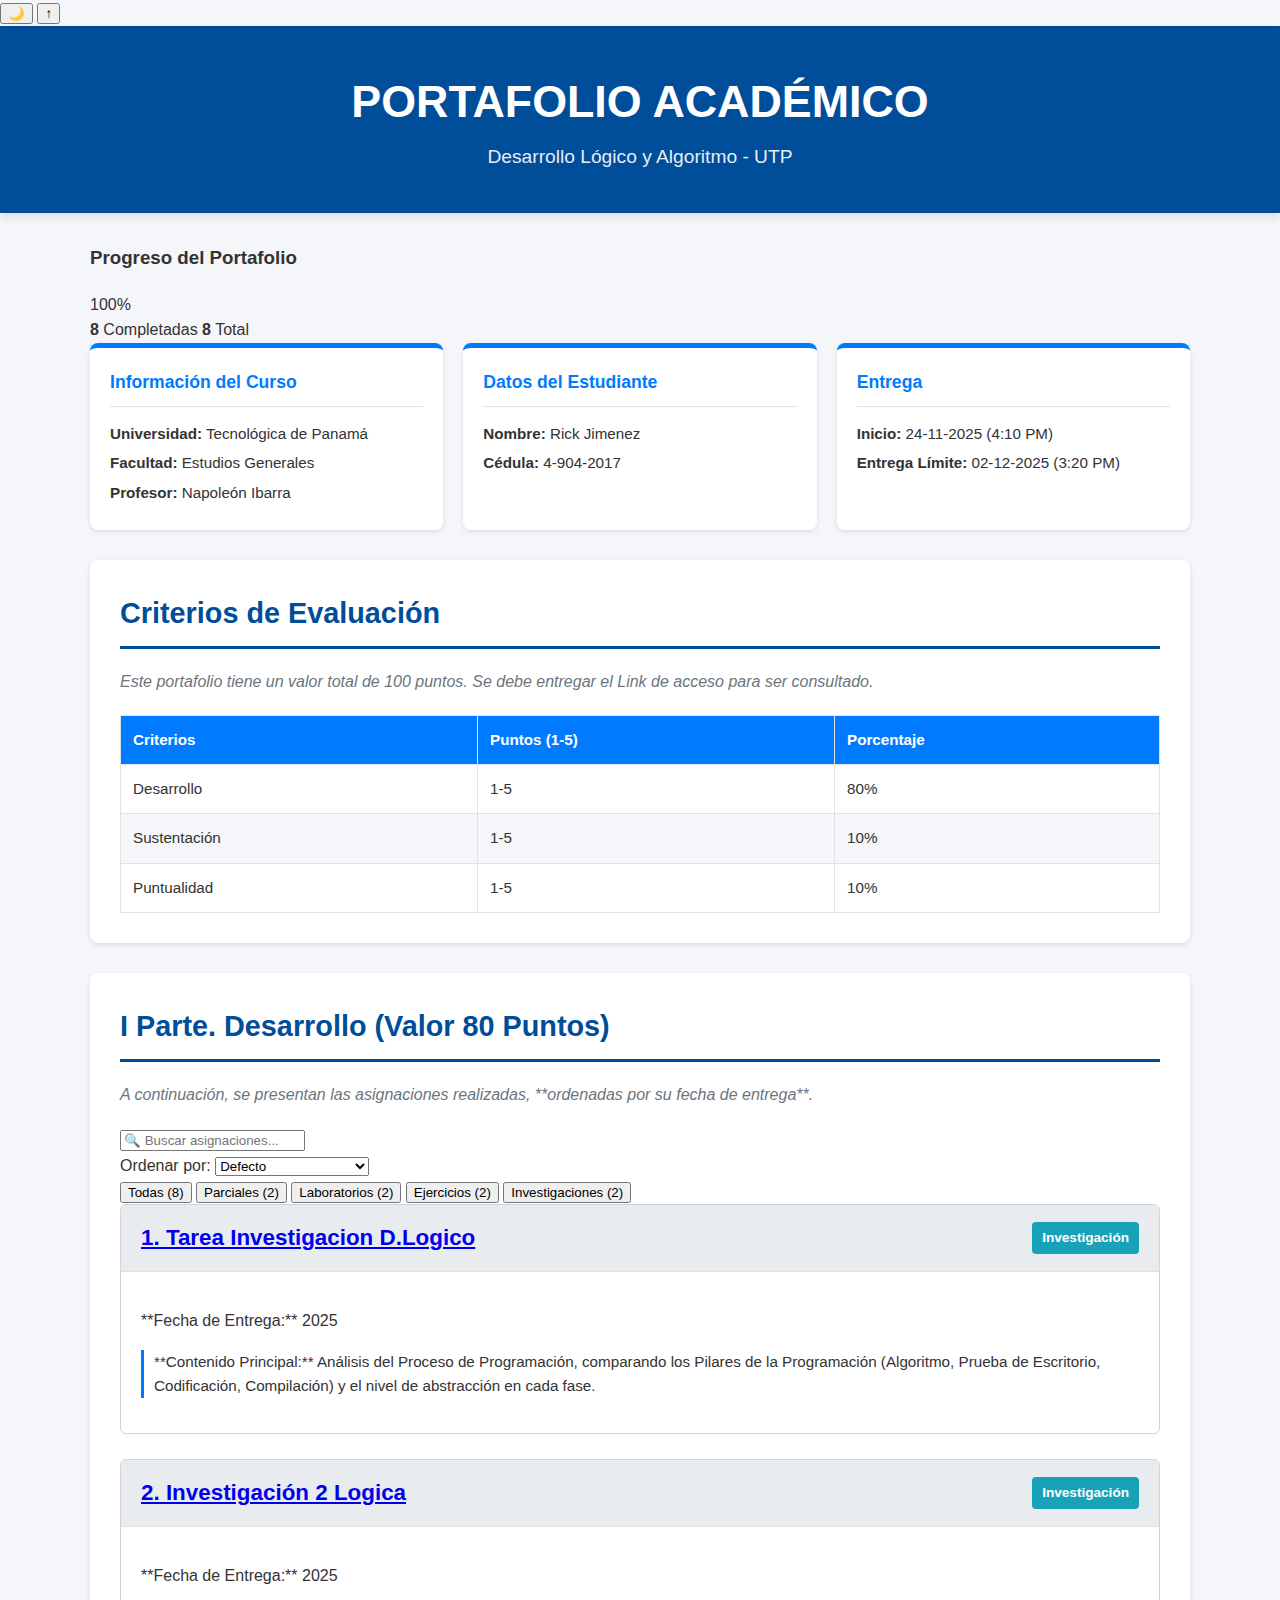
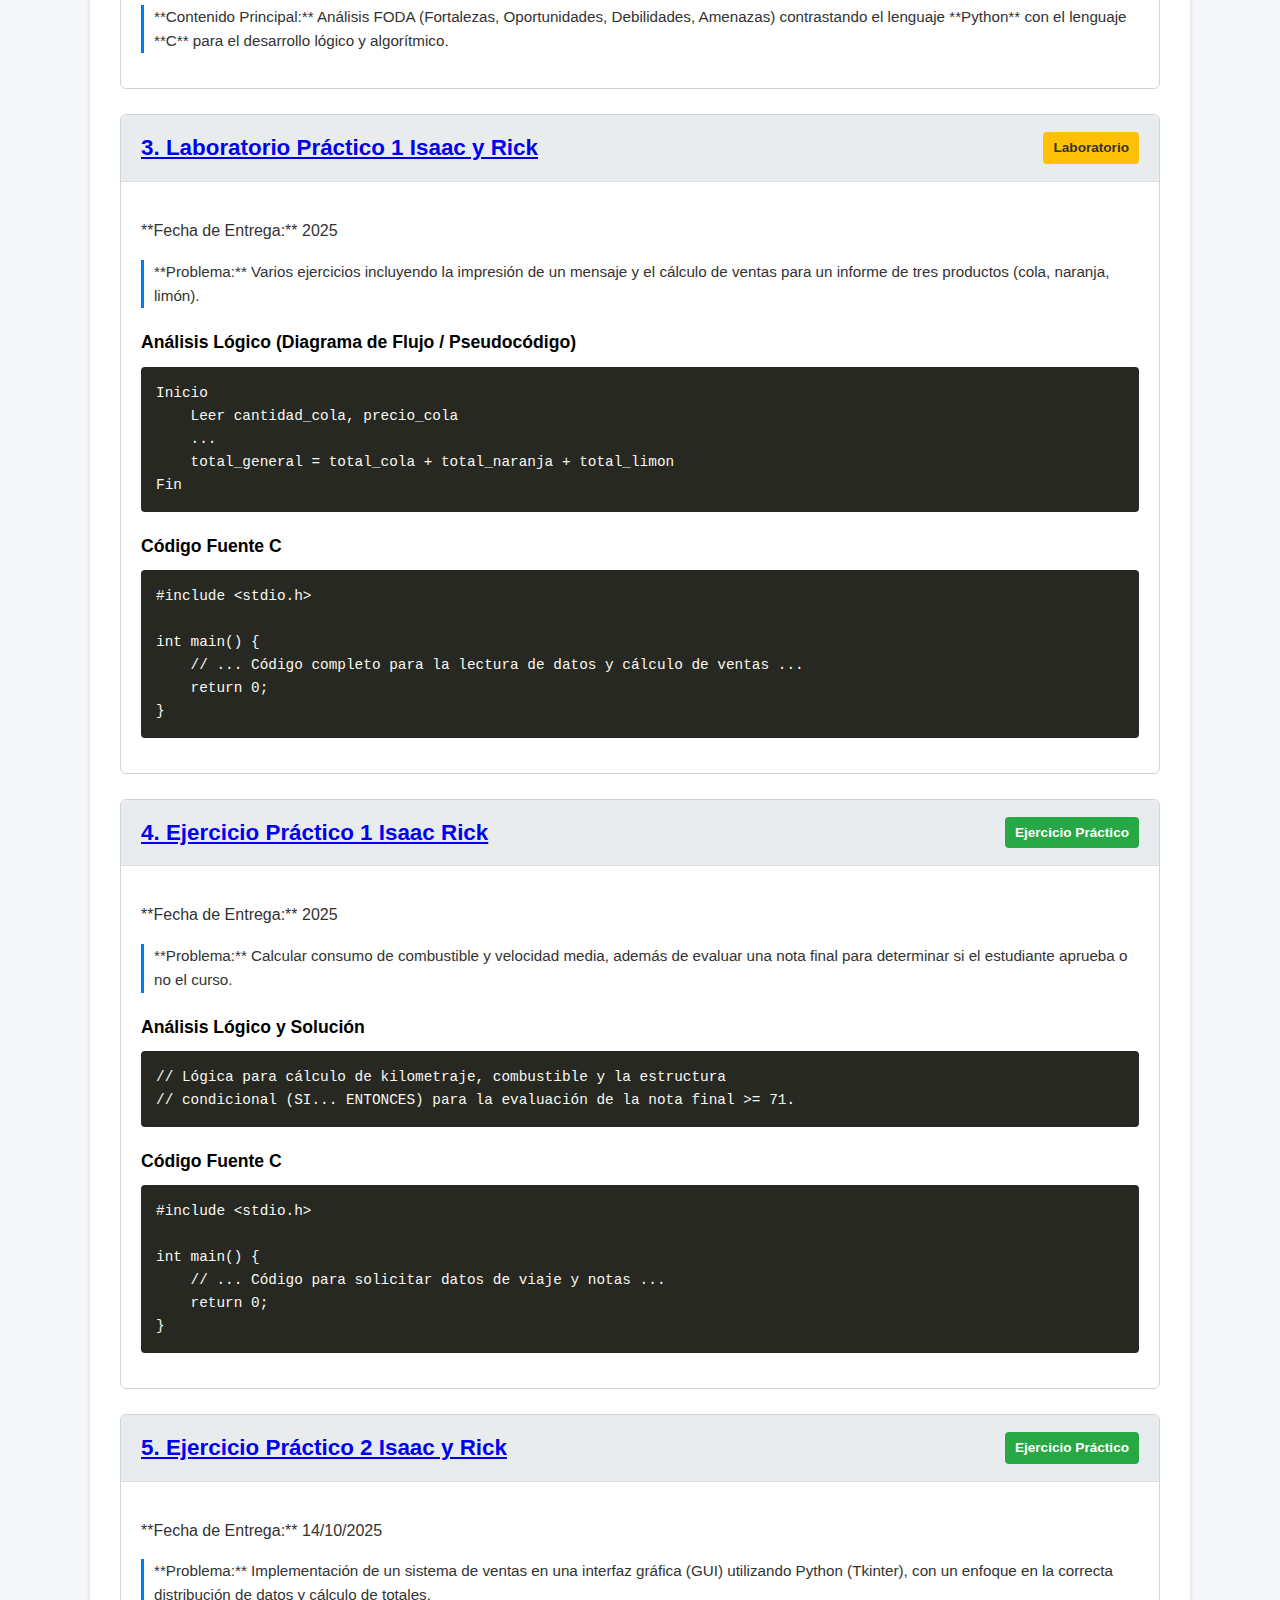
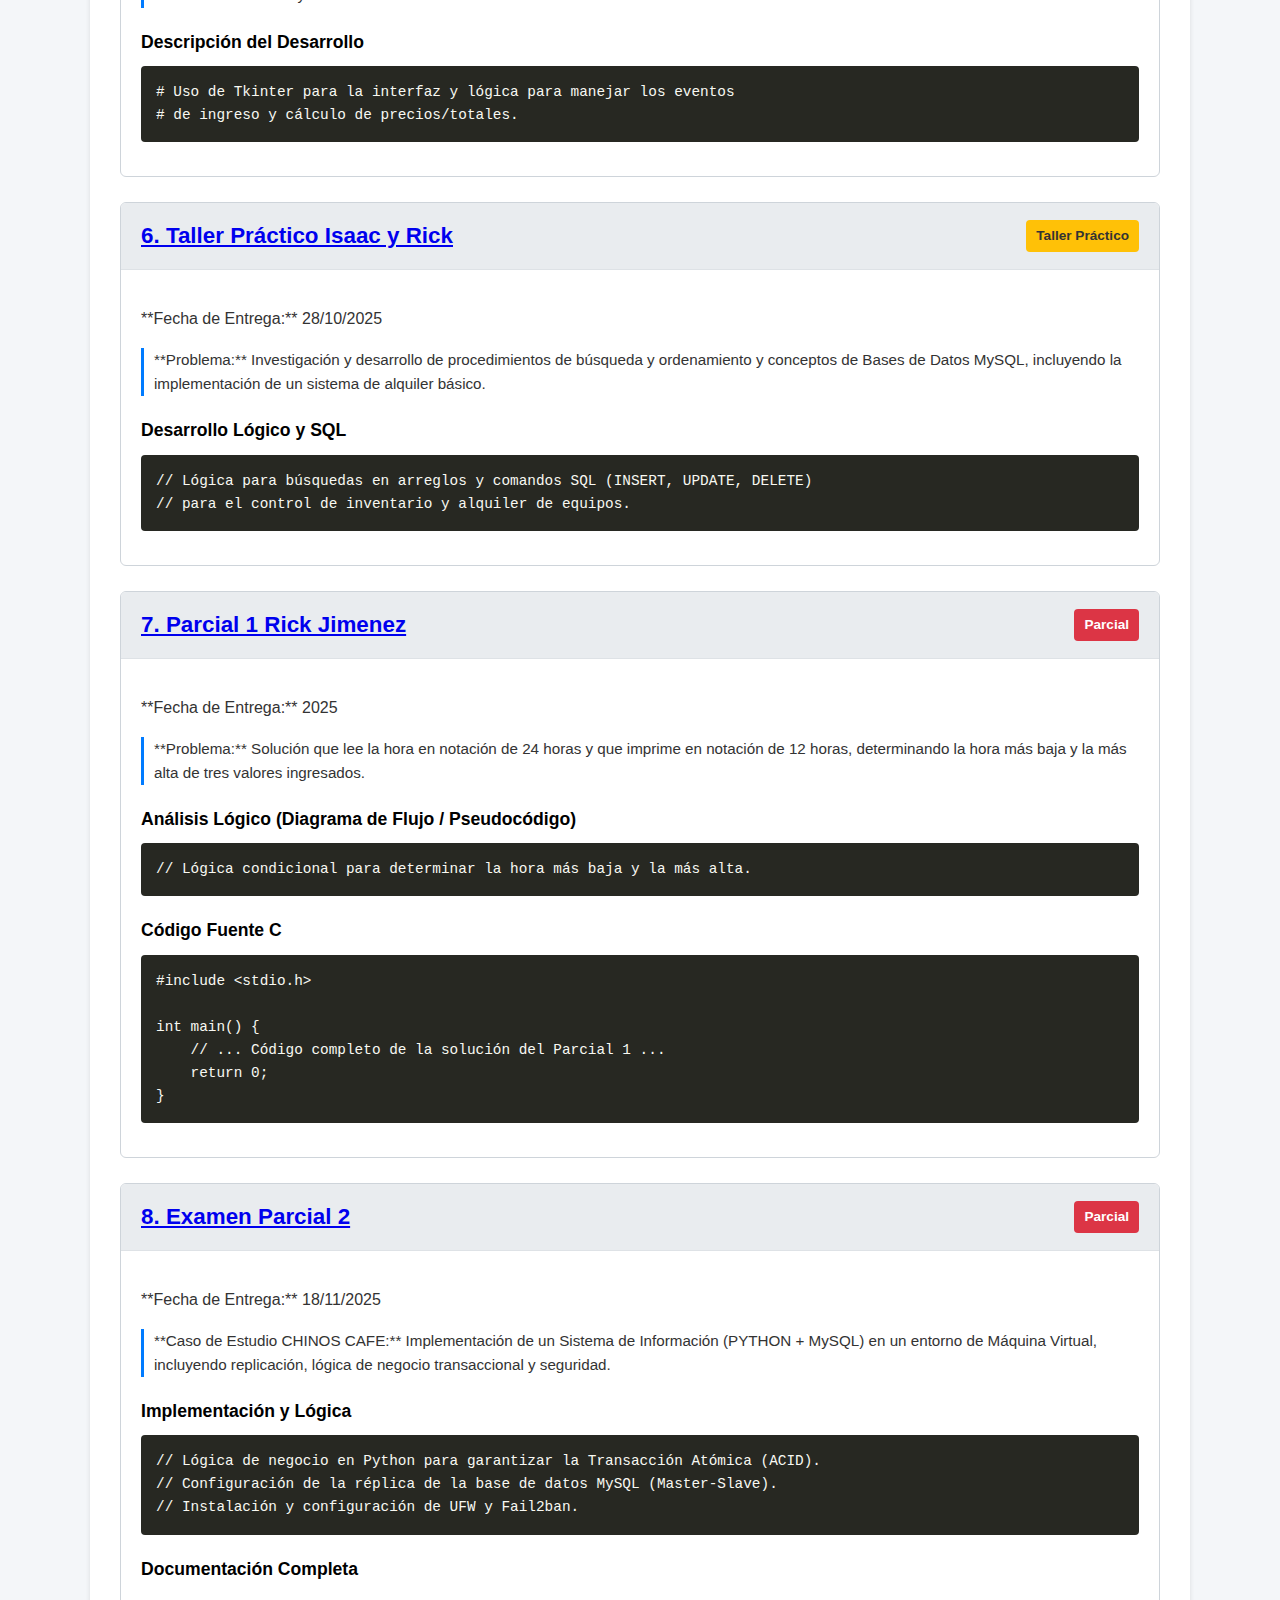
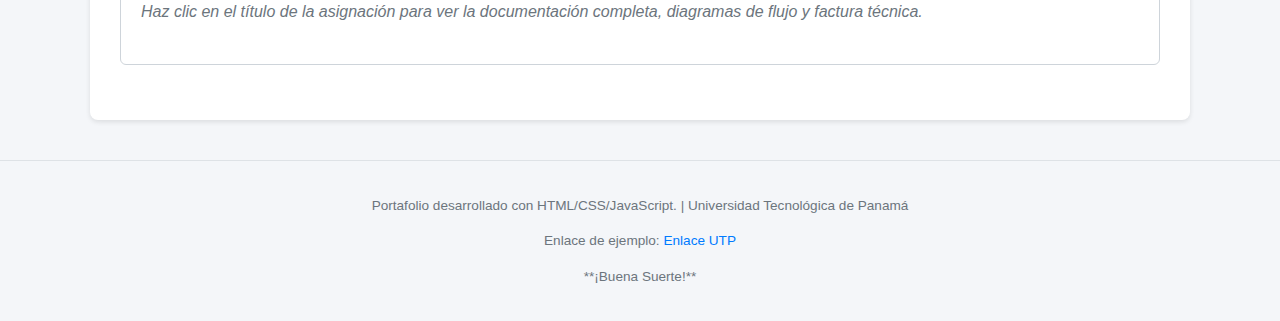
<file: index.html>
<!DOCTYPE html>
<html lang="es">
<head>
    <meta charset="UTF-8">
    <meta name="viewport" content="width=device-width, initial-scale=1.0">
    <meta name="description" content="Portafolio académico de Rick Jimenez - Desarrollo Lógico y Algoritmo, Universidad Tecnológica de Panamá">
    <meta name="keywords" content="portafolio, programación, UTP, algoritmo, desarrollo lógico">
    <meta name="author" content="Rick Jimenez">
    
    <!-- Open Graph Meta Tags (para redes sociales) -->
    <meta property="og:title" content="Portafolio Académico - Rick Jimenez">
    <meta property="og:description" content="Portafolio de trabajos académicos en Desarrollo Lógico y Algoritmo">
    <meta property="og:type" content="website">
    <meta property="og:url" content="https://rackoxyz.github.io/Portafolio-Logica/">
    <meta property="og:image" content="https://rackoxyz.github.io/Portafolio-Logica/favicon.ico">
    
    <!-- Favicon -->
    <link rel="icon" type="image/x-icon" href="favicon.ico">
    <link rel="apple-touch-icon" href="favicon.ico">
    
    <title>Portafolio - Desarrollo Lógico y Algoritmo</title>
    <link rel="stylesheet" href="style.css">
</head>
<body>

    <!-- Botón Dark Mode -->
    <button class="theme-toggle" id="themeToggle" title="Cambiar a tema oscuro">
        <span class="theme-icon">🌙</span>
    </button>

    <!-- Botón Scroll to Top -->
    <button class="scroll-to-top" id="scrollToTop" title="Volver al inicio">
        <span>↑</span>
    </button>

    <header class="main-header">
        <h1>PORTAFOLIO ACADÉMICO</h1>
        <h2>Desarrollo Lógico y Algoritmo - UTP</h2>
    </header>

    <div class="container">

        <!-- INDICADOR DE PROGRESO -->
        <section class="progress-section">
            <div class="progress-header">
                <h3>Progreso del Portafolio</h3>
                <span class="progress-percentage" id="progressPercentage">0%</span>
            </div>
            <div class="progress-bar">
                <div class="progress-fill" id="progressFill"></div>
            </div>
            <div class="progress-stats">
                <span class="stat"><strong id="completedCount">0</strong> Completadas</span>
                <span class="stat"><strong id="totalCount">8</strong> Total</span>
            </div>
        </section>

        <section class="info-grid">
            <div class="info-card course-info">
                <h3>Información del Curso</h3>
                <p><strong>Universidad:</strong> Tecnológica de Panamá</p>
                <p><strong>Facultad:</strong> Estudios Generales</p>
                <p><strong>Profesor:</strong> Napoleón Ibarra</p>
            </div>

            <div class="info-card student-info">
                <h3>Datos del Estudiante</h3>
                <p><strong>Nombre:</strong> Rick Jimenez</p>
                <p><strong>Cédula:</strong> 4-904-2017</p>
            </div>
            
            <div class="info-card delivery-info">
                <h3>Entrega</h3>
                <p><strong>Inicio:</strong> 24-11-2025 (4:10 PM)</p>
                <p><strong>Entrega Límite:</strong> 02-12-2025 (3:20 PM)</p>
            </div>
        </section>

        <section class="section-box evaluation-box">
            <h2>Criterios de Evaluación</h2>
            <p class="instruction">Este portafolio tiene un valor total de 100 puntos. Se debe entregar el Link de acceso para ser consultado.</p>
            
            <table class="evaluation-table">
                <thead>
                    <tr>
                        <th>Criterios</th>
                        <th>Puntos (1-5)</th>
                        <th>Porcentaje</th>
                    </tr>
                </thead>
                <tbody>
                    <tr><td>Desarrollo</td><td>1-5</td><td>80%</td></tr>
                    <tr><td>Sustentación</td><td>1-5</td><td>10%</td></tr>
                    <tr><td>Puntualidad</td><td>1-5</td><td>10%</td></tr>
                </tbody>
            </table>
        </section>

        <section class="section-box development-box">
            <h2>I Parte. Desarrollo (Valor 80 Puntos)</h2>
            <p class="instruction">A continuación, se presentan las asignaciones realizadas, **ordenadas por su fecha de entrega**.</p>

            <!-- BÚSQUEDA Y ORDENAMIENTO -->
            <div class="search-sort-container">
                <div class="search-box">
                    <input type="text" id="searchInput" class="search-input" placeholder="🔍 Buscar asignaciones..." />
                </div>
                <div class="sort-box">
                    <label for="sortSelect">Ordenar por:</label>
                    <select id="sortSelect" class="sort-select">
                        <option value="default">Defecto</option>
                        <option value="name">Nombre (A-Z)</option>
                        <option value="date">Fecha (Más Reciente)</option>
                        <option value="type">Tipo</option>
                    </select>
                </div>
            </div>

            <nav class="filter-nav">
                <button class="filter-btn active" data-filter="all">
                    Todas <span class="filter-count" data-count="8">(8)</span>
                </button>
                <button class="filter-btn" data-filter="partial-tag">
                    Parciales <span class="filter-count" data-count="2">(2)</span>
                </button>
                <button class="filter-btn" data-filter="lab-tag">
                    Laboratorios <span class="filter-count" data-count="2">(2)</span>
                </button>
                <button class="filter-btn" data-filter="exercise-tag">
                    Ejercicios <span class="filter-count" data-count="2">(2)</span>
                </button>
                <button class="filter-btn" data-filter="research-tag">
                    Investigaciones <span class="filter-count" data-count="2">(2)</span>
                </button>
            </nav>

            <div class="assignments-container" id="assignmentsContainer">
                <article class="assignment-card research-tag" data-name="Tarea Investigacion D.Logico" data-date="2025" data-type="research">
                    <header>
                        <h3><a href="tarea_investigacion_logica.pdf" target="_blank">1. Tarea Investigacion D.Logico</a></h3>
                        <span class="tag research-tag">Investigación</span>
                    </header>
                    <div class="content">
                         <p class="delivery-date">**Fecha de Entrega:** 2025</p>
                        <p class="description">**Contenido Principal:** Análisis del Proceso de Programación, comparando los Pilares de la Programación (Algoritmo, Prueba de Escritorio, Codificación, Compilación) y el nivel de abstracción en cada fase.</p>
                    </div>
                </article>

                <article class="assignment-card research-tag" data-name="Investigación 2 Logica" data-date="2025" data-type="research">
                    <header>
                        <h3><a href="investigacion_2_logica.pdf" target="_blank">2. Investigación 2 Logica</a></h3>
                        <span class="tag research-tag">Investigación</span>
                    </header>
                    <div class="content">
                         <p class="delivery-date">**Fecha de Entrega:** 2025</p>
                        <p class="description">**Contenido Principal:** Análisis FODA (Fortalezas, Oportunidades, Debilidades, Amenazas) contrastando el lenguaje **Python** con el lenguaje **C** para el desarrollo lógico y algorítmico.</p>
                    </div>
                </article>
                
                <article class="assignment-card lab-tag" data-name="Laboratorio Práctico 1 Isaac y Rick" data-date="2025" data-type="lab">
                    <header>
                        <h3><a href="laboratorio_practico_1.pdf" target="_blank">3. Laboratorio Práctico 1 Isaac y Rick</a></h3>
                        <span class="tag lab-tag">Laboratorio</span>
                    </header>
                    <div class="content">
                         <p class="delivery-date">**Fecha de Entrega:** 2025</p>
                        <p class="description">**Problema:** Varios ejercicios incluyendo la impresión de un mensaje y el cálculo de ventas para un informe de tres productos (cola, naranja, limón).</p>
                        <h4>Análisis Lógico (Diagrama de Flujo / Pseudocódigo)</h4>
                        <pre class="code-block">Inicio
    Leer cantidad_cola, precio_cola
    ...
    total_general = total_cola + total_naranja + total_limon
Fin</pre>
                        <h4>Código Fuente C</h4>
                        <pre class="code-block">#include &lt;stdio.h&gt;

int main() {
    // ... Código completo para la lectura de datos y cálculo de ventas ...
    return 0;
}</pre>
                    </div>
                </article>

                <article class="assignment-card exercise-tag" data-name="Ejercicio Practico 1 Isaac Rick" data-date="2025" data-type="exercise">
                    <header>
                        <h3><a href="ejercicio_practico_1.pdf" target="_blank">4. Ejercicio Práctico 1 Isaac Rick</a></h3>
                        <span class="tag exercise-tag">Ejercicio Práctico</span>
                    </header>
                    <div class="content">
                         <p class="delivery-date">**Fecha de Entrega:** 2025</p>
                        <p class="description">**Problema:** Calcular consumo de combustible y velocidad media, además de evaluar una nota final para determinar si el estudiante aprueba o no el curso.</p>
                        <h4>Análisis Lógico y Solución</h4>
                        <pre class="code-block">// Lógica para cálculo de kilometraje, combustible y la estructura
// condicional (SI... ENTONCES) para la evaluación de la nota final >= 71.</pre>
                        <h4>Código Fuente C</h4>
                        <pre class="code-block">#include &lt;stdio.h&gt;

int main() {
    // ... Código para solicitar datos de viaje y notas ...
    return 0;
}</pre>
                    </div>
                </article>
                
                <article class="assignment-card exercise-tag" data-name="Ejercicio Práctico2 Isaac y Rick" data-date="14/10/2025" data-type="exercise">
                    <header>
                        <h3><a href="ejercicio_practico_2.pdf" target="_blank">5. Ejercicio Práctico 2 Isaac y Rick</a></h3>
                        <span class="tag exercise-tag">Ejercicio Práctico</span>
                    </header>
                    <div class="content">
                         <p class="delivery-date">**Fecha de Entrega:** 14/10/2025</p>
                        <p class="description">**Problema:** Implementación de un sistema de ventas en una interfaz gráfica (GUI) utilizando Python (Tkinter), con un enfoque en la correcta distribución de datos y cálculo de totales.</p>
                        <h4>Descripción del Desarrollo</h4>
                        <pre class="code-block"># Uso de Tkinter para la interfaz y lógica para manejar los eventos
# de ingreso y cálculo de precios/totales.</pre>
                    </div>
                </article>

                <article class="assignment-card lab-tag" data-name="Taller Práctico Isaac y Rick" data-date="28/10/2025" data-type="lab">
                    <header>
                        <h3><a href="taller_practico_1.pdf" target="_blank">6. Taller Práctico Isaac y Rick</a></h3>
                        <span class="tag lab-tag">Taller Práctico</span>
                    </header>
                    <div class="content">
                         <p class="delivery-date">**Fecha de Entrega:** 28/10/2025</p>
                        <p class="description">**Problema:** Investigación y desarrollo de procedimientos de búsqueda y ordenamiento y conceptos de Bases de Datos MySQL, incluyendo la implementación de un sistema de alquiler básico.</p>
                        <h4>Desarrollo Lógico y SQL</h4>
                        <pre class="code-block">// Lógica para búsquedas en arreglos y comandos SQL (INSERT, UPDATE, DELETE)
// para el control de inventario y alquiler de equipos.</pre>
                    </div>
                </article>
                
                <article class="assignment-card partial-tag" data-name="Parcial 1 Rick Jimenez" data-date="2025" data-type="partial">
                    <header>
                        <h3><a href="parcial_1_rick_jimenez.pdf" target="_blank">7. Parcial 1 Rick Jimenez</a></h3>
                        <span class="tag partial-tag">Parcial</span>
                    </header>
                    <div class="content">
                         <p class="delivery-date">**Fecha de Entrega:** 2025</p>
                        <p class="description">**Problema:** Solución que lee la hora en notación de 24 horas y que imprime en notación de 12 horas, determinando la hora más baja y la más alta de tres valores ingresados.</p>
                        <h4>Análisis Lógico (Diagrama de Flujo / Pseudocódigo)</h4>
                        <pre class="code-block">// Lógica condicional para determinar la hora más baja y la más alta.</pre>
                        <h4>Código Fuente C</h4>
                        <pre class="code-block">#include &lt;stdio.h&gt;

int main() {
    // ... Código completo de la solución del Parcial 1 ...
    return 0;
}</pre>
                    </div>
                </article>

                <article class="assignment-card partial-tag" data-name="Examen Parcial 2" data-date="18/11/2025" data-type="partial">
                    <header>
                        <h3><a href="examen_parcial_2.pdf" target="_blank">8. Examen Parcial 2</a></h3>
                        <span class="tag partial-tag">Parcial</span>
                    </header>
                    <div class="content">
                         <p class="delivery-date">**Fecha de Entrega:** 18/11/2025</p>
                        <p class="description">**Caso de Estudio CHINOS CAFE:** Implementación de un Sistema de Información (PYTHON + MySQL) en un entorno de Máquina Virtual, incluyendo replicación, lógica de negocio transaccional y seguridad.</p>
                        <h4>Implementación y Lógica</h4>
                        <pre class="code-block">// Lógica de negocio en Python para garantizar la Transacción Atómica (ACID). 
// Configuración de la réplica de la base de datos MySQL (Master-Slave).
// Instalación y configuración de UFW y Fail2ban.</pre>
                        <h4>Documentación Completa</h4>
                        <p class="instruction">Haz clic en el título de la asignación para ver la documentación completa, diagramas de flujo y factura técnica.</p>
                    </div>
                </article>

            </div>

            <!-- MENSAJE DE NO RESULTADOS -->
            <div class="no-results" id="noResults" style="display: none;">
                <p>😔 No se encontraron asignaciones que coincidan con tu búsqueda.</p>
            </div>

        </section>

    </div>

    <footer class="main-footer">
        <p>Portafolio desarrollado con HTML/CSS/JavaScript. | Universidad Tecnológica de Panamá</p>
        <p>Enlace de ejemplo: <a href="https://geraldogonzalez.github.io/portafolio/portafolio-es/index.html#proyectos" target="_blank">Enlace UTP</a></p>
        <p>**¡Buena Suerte!**</p>
    </footer>

    <!-- Toast Notification -->
    <div class="toast" id="toast"></div>

<script>
    // ===================================
    // GESTIÓN DE TEMAS (DARK MODE)
    // ===================================
    const themeToggle = document.getElementById('themeToggle');
    const htmlElement = document.documentElement;
    
    // Cargar tema guardado
    const savedTheme = localStorage.getItem('theme') || 'light';
    htmlElement.setAttribute('data-theme', savedTheme);
    updateThemeIcon();
    
    themeToggle.addEventListener('click', () => {
        const currentTheme = htmlElement.getAttribute('data-theme');
        const newTheme = currentTheme === 'light' ? 'dark' : 'light';
        htmlElement.setAttribute('data-theme', newTheme);
        localStorage.setItem('theme', newTheme);
        updateThemeIcon();
        showToast(`Modo ${newTheme === 'dark' ? 'Oscuro' : 'Claro'} activado`);
    });
    
    function updateThemeIcon() {
        const theme = htmlElement.getAttribute('data-theme');
        themeToggle.innerHTML = theme === 'dark' ? '<span class="theme-icon">☀️</span>' : '<span class="theme-icon">🌙</span>';
    }

    // ===================================
    // BOTÓN SCROLL TO TOP
    // ===================================
    const scrollToTopBtn = document.getElementById('scrollToTop');
    
    window.addEventListener('scroll', () => {
        if (window.scrollY > 300) {
            scrollToTopBtn.classList.add('show');
        } else {
            scrollToTopBtn.classList.remove('show');
        }
    });
    
    scrollToTopBtn.addEventListener('click', () => {
        window.scrollTo({ top: 0, behavior: 'smooth' });
    });

    // ===================================
    // TOAST NOTIFICATIONS
    // ===================================
    function showToast(message) {
        const toast = document.getElementById('toast');
        toast.textContent = message;
        toast.classList.add('show');
        setTimeout(() => {
            toast.classList.remove('show');
        }, 3000);
    }

    // ===================================
    // BÚSQUEDA Y ORDENAMIENTO
    // ===================================
    const searchInput = document.getElementById('searchInput');
    const sortSelect = document.getElementById('sortSelect');
    const assignmentsContainer = document.getElementById('assignmentsContainer');
    const assignments = document.querySelectorAll('.assignment-card');
    const noResults = document.getElementById('noResults');

    function filterAndSort() {
        const searchTerm = searchInput.value.toLowerCase();
        const sortValue = sortSelect.value;
        let visibleCards = [];

        // Filtrar por búsqueda
        assignments.forEach(card => {
            const name = card.getAttribute('data-name').toLowerCase();
            const description = card.querySelector('.description').textContent.toLowerCase();
            
            if (name.includes(searchTerm) || description.includes(searchTerm)) {
                card.style.display = 'block';
                visibleCards.push(card);
            } else {
                card.style.display = 'none';
            }
        });

        // Ordenar
        if (sortValue !== 'default') {
            visibleCards.sort((a, b) => {
                if (sortValue === 'name') {
                    return a.getAttribute('data-name').localeCompare(b.getAttribute('data-name'));
                } else if (sortValue === 'date') {
                    return b.getAttribute('data-date').localeCompare(a.getAttribute('data-date'));
                } else if (sortValue === 'type') {
                    return a.getAttribute('data-type').localeCompare(b.getAttribute('data-type'));
                }
            });
        }

        // Reorganizar DOM
        visibleCards.forEach(card => {
            assignmentsContainer.appendChild(card);
        });

        // Mostrar/ocultar mensaje de no resultados
        noResults.style.display = visibleCards.length === 0 ? 'block' : 'none';

        // Animar
        visibleCards.forEach((card, index) => {
            card.style.animation = `fadeInUp 0.4s ease-out ${index * 0.1}s both`;
        });
    }

    searchInput.addEventListener('input', filterAndSort);
    sortSelect.addEventListener('change', filterAndSort);

    // ===================================
    // LÓGICA DE FILTRADO
    // ===================================
    const buttons = document.querySelectorAll('.filter-btn');

    buttons.forEach(button => {
        button.addEventListener('click', () => {
            buttons.forEach(btn => btn.classList.remove('active'));
            button.classList.add('active');

            const filterValue = button.getAttribute('data-filter');
            let visibleCount = 0;

            assignments.forEach(card => {
                const isVisible = filterValue === 'all' || card.classList.contains(filterValue);
                
                if (isVisible) {
                    card.classList.remove('filtered');
                    card.style.display = 'block';
                    visibleCount++;
                } else {
                    card.classList.add('filtered');
                    card.style.display = 'none';
                }
            });

            // Animar
            setTimeout(() => {
                assignments.forEach(card => {
                    if (!card.classList.contains('filtered')) {
                        card.style.opacity = 1;
                        card.style.transform = 'translateY(0)';
                    }
                });
            }, 10);

            // Resetear búsqueda
            searchInput.value = '';
            sortSelect.value = 'default';

            noResults.style.display = visibleCount === 0 ? 'block' : 'none';
        });
    });

    // ===================================
    // INDICADOR DE PROGRESO
    // ===================================
    function updateProgress() {
        const total = assignments.length;
        const completed = total; // Todas están completadas (ajusta si es necesario)
        const percentage = Math.round((completed / total) * 100);
        
        document.getElementById('progressPercentage').textContent = percentage + '%';
        document.getElementById('progressFill').style.width = percentage + '%';
        document.getElementById('completedCount').textContent = completed;
    }

    updateProgress();

    // Ejecutar filtro 'all' al cargar
    document.querySelector('.filter-btn[data-filter="all"]').click();
</script>
</body>
</html>
</file>
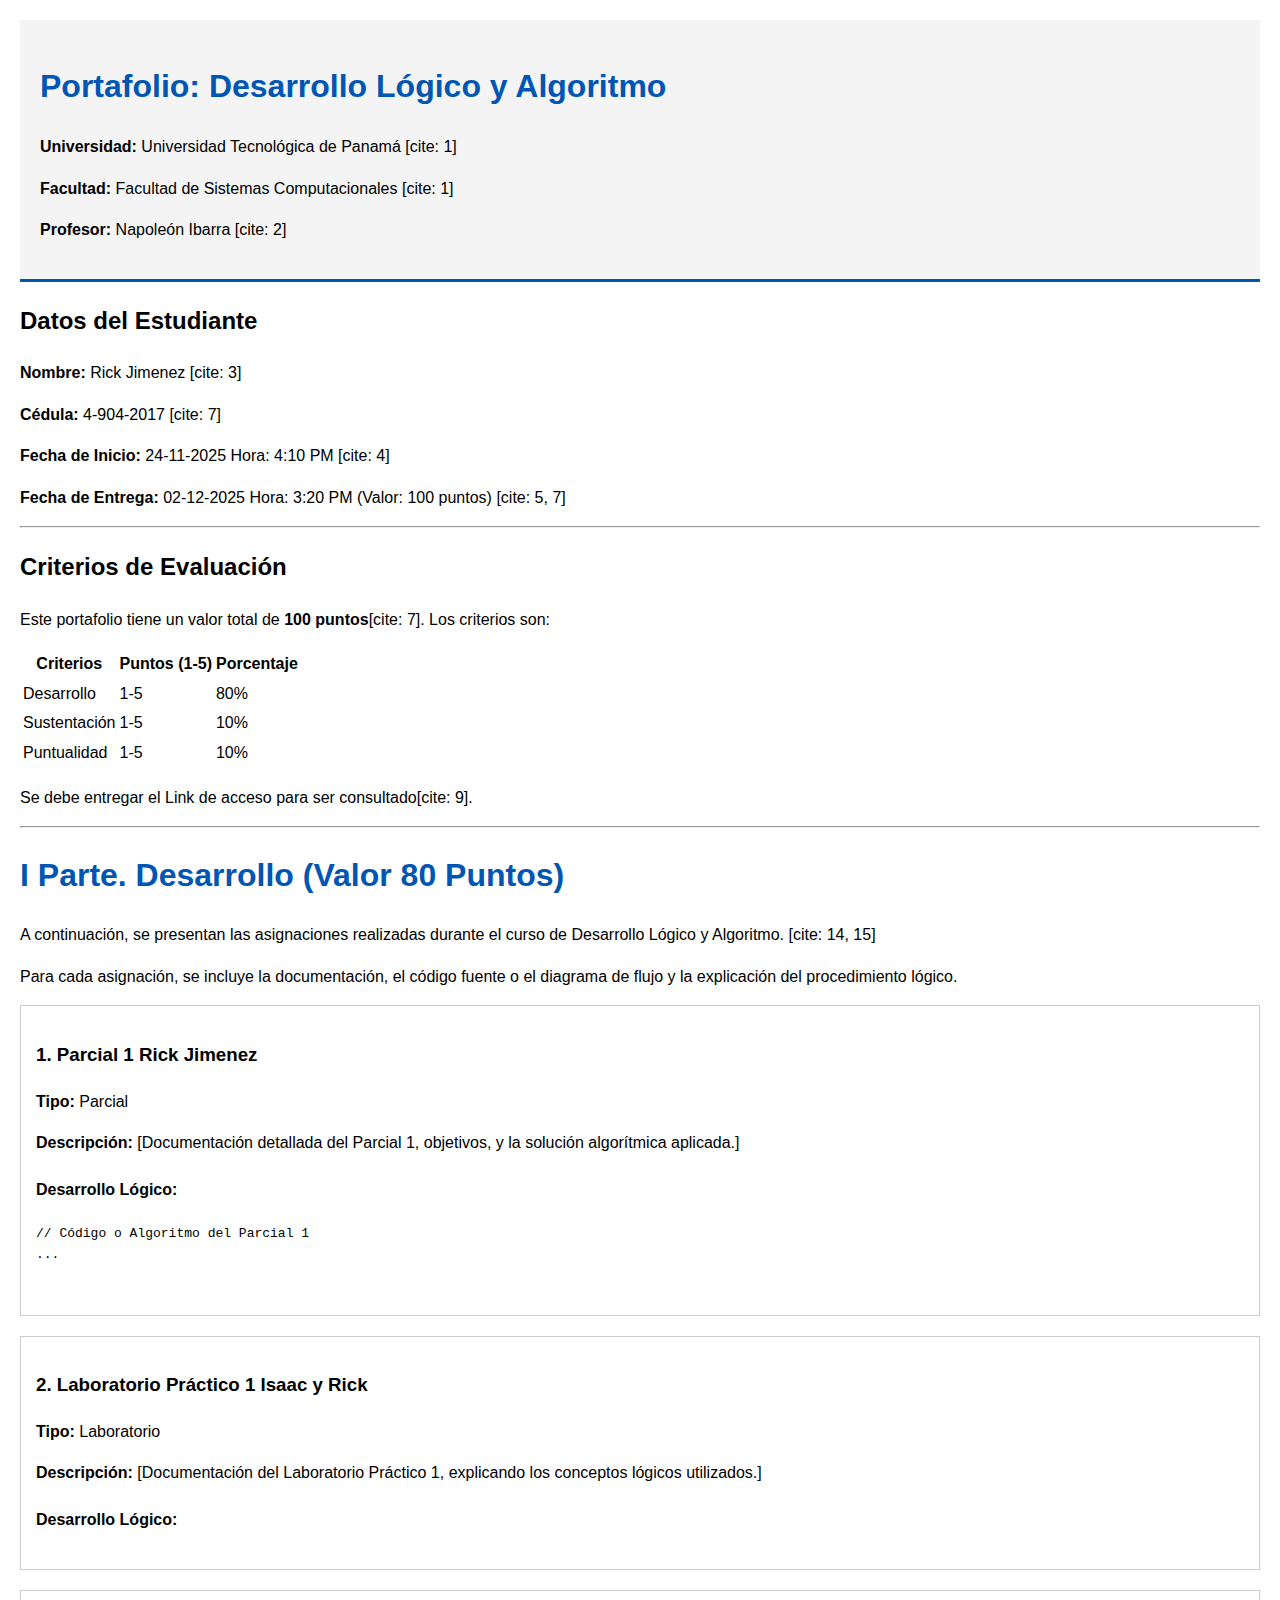
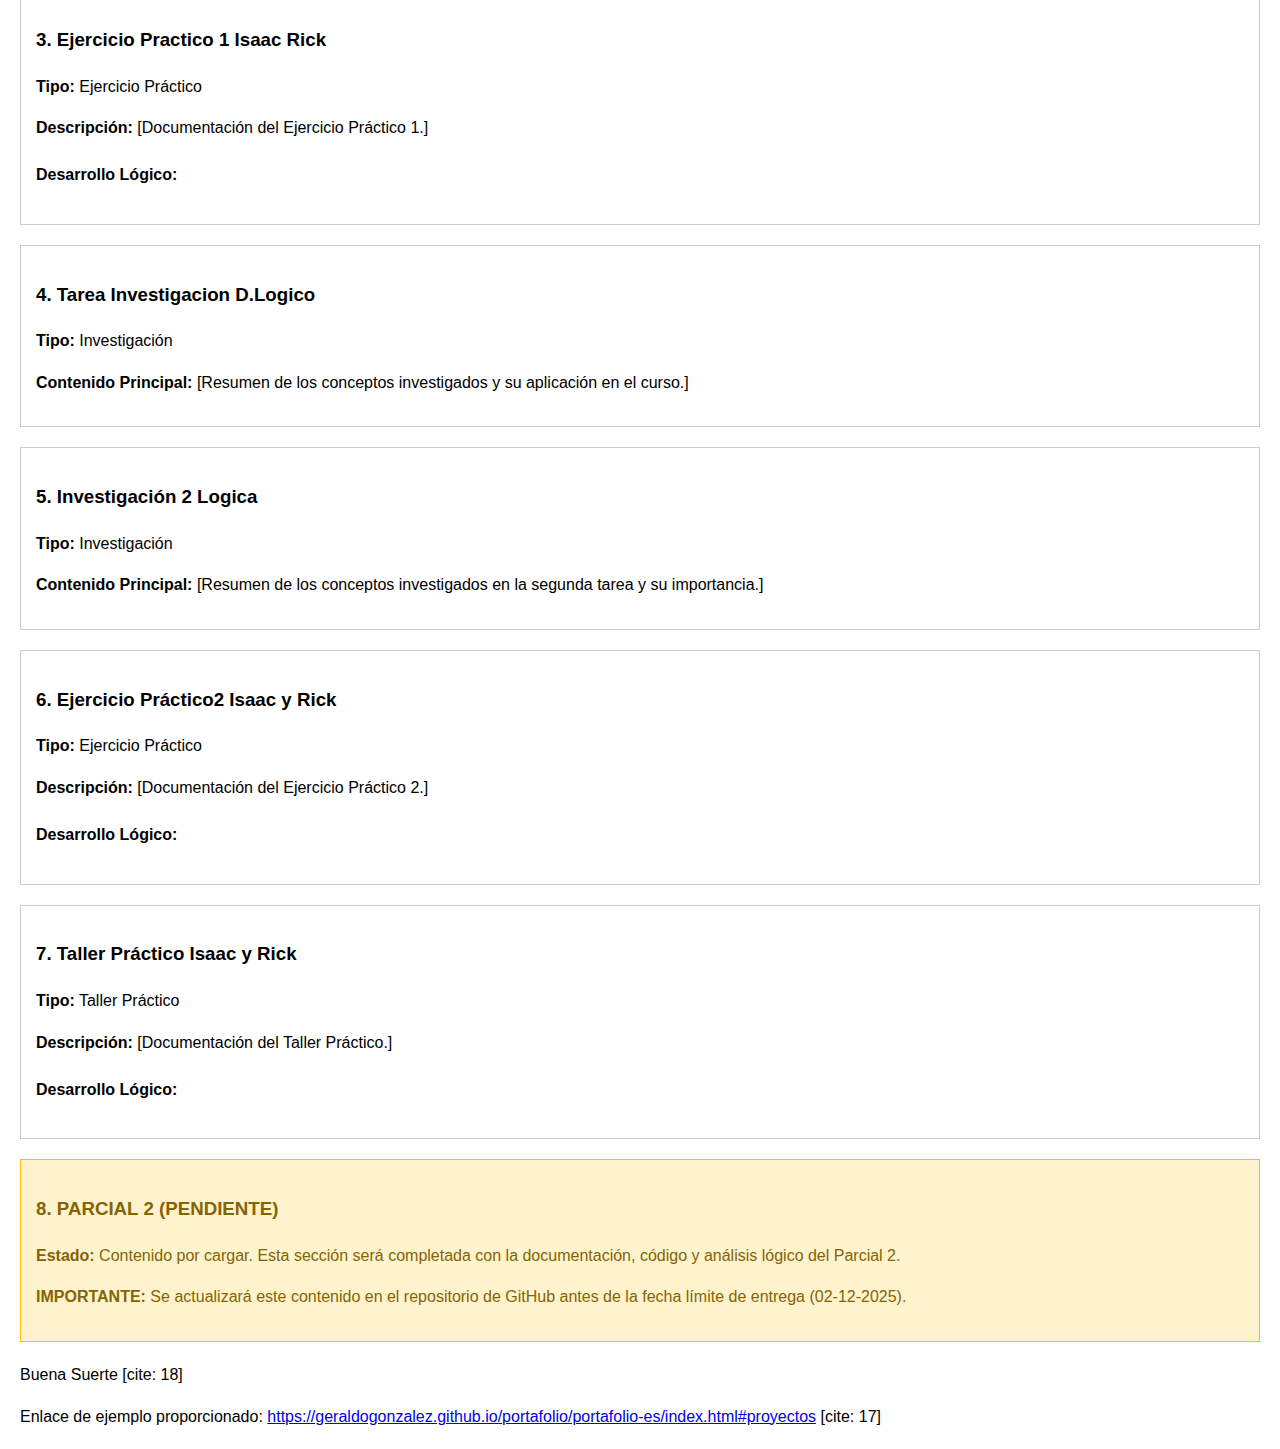
<file: index_portafolio.html>
<!DOCTYPE html>
<html lang="es">
<head>
    <meta charset="UTF-8">
    <meta name="viewport" content="width=device-width, initial-scale=1.0">
    <title>Portafolio - Desarrollo Lógico y Algoritmo</title>
    <style>
        /* Estilos básicos para que sea legible en el navegador */
        body { font-family: Arial, sans-serif; line-height: 1.6; margin: 20px; }
        header { background-color: #f4f4f4; padding: 20px; border-bottom: 3px solid #0056b3; }
        .assignment { border: 1px solid #ccc; padding: 15px; margin-bottom: 20px; }
        .pending { background-color: #fff3cd; border-color: #ffc107; color: #856404; }
        h1 { color: #0056b3; }
    </style>
</head>
<body>

    <header>
        <h1>Portafolio: Desarrollo Lógico y Algoritmo</h1>
        <p><strong>Universidad:</strong> Universidad Tecnológica de Panamá [cite: 1]</p>
        <p><strong>Facultad:</strong> Facultad de Sistemas Computacionales [cite: 1]</p>
        <p><strong>Profesor:</strong> Napoleón Ibarra [cite: 2]</p>
    </header>

    <section id="informacion-personal">
        <h2>Datos del Estudiante</h2>
        <p><strong>Nombre:</strong> Rick Jimenez [cite: 3]</p>
        <p><strong>Cédula:</strong> 4-904-2017 [cite: 7]</p>
        <p><strong>Fecha de Inicio:</strong> 24-11-2025 Hora: 4:10 PM [cite: 4]</p>
        <p><strong>Fecha de Entrega:</strong> 02-12-2025 Hora: 3:20 PM (Valor: 100 puntos) [cite: 5, 7]</p>
    </section>

    <hr>

    <section id="criterios-y-valor">
        <h2>Criterios de Evaluación</h2>
        <p>Este portafolio tiene un valor total de <strong>100 puntos</strong>[cite: 7]. Los criterios son:</p>
        <table>
            <thead>
                <tr>
                    <th>Criterios</th>
                    <th>Puntos (1-5)</th>
                    <th>Porcentaje</th>
                </tr>
            </thead>
            <tbody>
                <tr>
                    <td>Desarrollo</td>
                    <td>1-5</td>
                    <td>80%</td>
                </tr>
                <tr>
                    <td>Sustentación</td>
                    <td>1-5</td>
                    <td>10%</td>
                </tr>
                <tr>
                    <td>Puntualidad</td>
                    <td>1-5</td>
                    <td>10%</td>
                </tr>
            </tbody>
        </table>
        <p>Se debe entregar el Link de acceso para ser consultado[cite: 9].</p>
    </section>

    <hr>

    <section id="desarrollo">
        <h1>I Parte. Desarrollo (Valor 80 Puntos) </h1>
        <p>A continuación, se presentan las asignaciones realizadas durante el curso de Desarrollo Lógico y Algoritmo. [cite: 14, 15]</p>
        <p>Para cada asignación, se incluye la documentación, el código fuente o el diagrama de flujo y la explicación del procedimiento lógico.</p>

        <div class="assignment">
            <h3>1. Parcial 1 Rick Jimenez</h3>
            <p><strong>Tipo:</strong> Parcial</p>
            <p><strong>Descripción:</strong> [Documentación detallada del Parcial 1, objetivos, y la solución algorítmica aplicada.]</p>
            <h4>Desarrollo Lógico:</h4>
            <pre><code>// Código o Algoritmo del Parcial 1
...
            </code></pre>
        </div>

        <div class="assignment">
            <h3>2. Laboratorio Práctico 1 Isaac y Rick</h3>
            <p><strong>Tipo:</strong> Laboratorio</p>
            <p><strong>Descripción:</strong> [Documentación del Laboratorio Práctico 1, explicando los conceptos lógicos utilizados.]</p>
            <h4>Desarrollo Lógico:</h4>
            </div>

        <div class="assignment">
            <h3>3. Ejercicio Practico 1 Isaac Rick</h3>
            <p><strong>Tipo:</strong> Ejercicio Práctico</p>
            <p><strong>Descripción:</strong> [Documentación del Ejercicio Práctico 1.]</p>
            <h4>Desarrollo Lógico:</h4>
            </div>

        <div class="assignment">
            <h3>4. Tarea Investigacion D.Logico</h3>
            <p><strong>Tipo:</strong> Investigación</p>
            <p><strong>Contenido Principal:</strong> [Resumen de los conceptos investigados y su aplicación en el curso.]</p>
        </div>

        <div class="assignment">
            <h3>5. Investigación 2 Logica</h3>
            <p><strong>Tipo:</strong> Investigación</p>
            <p><strong>Contenido Principal:</strong> [Resumen de los conceptos investigados en la segunda tarea y su importancia.]</p>
        </div>
        
        <div class="assignment">
            <h3>6. Ejercicio Práctico2 Isaac y Rick</h3>
            <p><strong>Tipo:</strong> Ejercicio Práctico</p>
            <p><strong>Descripción:</strong> [Documentación del Ejercicio Práctico 2.]</p>
            <h4>Desarrollo Lógico:</h4>
            </div>

        <div class="assignment">
            <h3>7. Taller Práctico Isaac y Rick</h3>
            <p><strong>Tipo:</strong> Taller Práctico</p>
            <p><strong>Descripción:</strong> [Documentación del Taller Práctico.]</p>
            <h4>Desarrollo Lógico:</h4>
            </div>


        <div class="assignment pending">
            <h3>8. PARCIAL 2 (PENDIENTE)</h3>
            <p><strong>Estado:</strong> Contenido por cargar. Esta sección será completada con la documentación, código y análisis lógico del Parcial 2.</p>
            <p><strong>IMPORTANTE:</strong> Se actualizará este contenido en el repositorio de GitHub antes de la fecha límite de entrega (02-12-2025). </p>
        </div>
        
    </section>

    <footer>
        <p>Buena Suerte [cite: 18]</p>
        <p>Enlace de ejemplo proporcionado: <a href="https://geraldogonzalez.github.io/portafolio/portafolio-es/index.html#proyectos">https://geraldogonzalez.github.io/portafolio/portafolio-es/index.html#proyectos</a> [cite: 17]</p>
    </footer>

</body>
</html>
</file>
<file: style.css>
/* PALETA DE COLORES Y FUENTES */
:root {
    --color-utp-azul: #004d99; /* Azul más oscuro y profesional */
    --color-utp-azul-claro: #007bff;
    --color-fondo-principal: #f4f6f9;
    --color-tarjeta-fondo: #ffffff;
    --color-sombra: rgba(0, 0, 0, 0.1);
    --color-texto-principal: #333;
    --color-borde: #dee2e6;
}

/* GENERAL */
body {
    font-family: 'Segoe UI', Tahoma, Geneva, Verdana, sans-serif;
    line-height: 1.6;
    margin: 0;
    padding: 0;
    background-color: var(--color-fondo-principal);
    color: var(--color-texto-principal);
}

.container {
    max-width: 1100px;
    margin: 30px auto;
    padding: 0 20px;
}

/* CABECERA */
.main-header {
    background-color: var(--color-utp-azul);
    color: #ffffff;
    padding: 40px 0;
    text-align: center;
    box-shadow: 0 4px 10px var(--color-sombra);
}

.main-header h1 {
    margin: 0;
    font-size: 2.8em;
    font-weight: 700;
}

.main-header h2 {
    margin: 5px 0 0;
    font-size: 1.2em;
    font-weight: 300;
    opacity: 0.9;
}

/* SECCIÓN DE INFORMACIÓN Y TARJETAS */
.info-grid {
    display: grid;
    grid-template-columns: repeat(3, 1fr);
    gap: 20px;
    margin-bottom: 30px;
}

.info-card {
    background-color: var(--color-tarjeta-fondo);
    padding: 20px;
    border-radius: 8px;
    box-shadow: 0 2px 5px var(--color-sombra);
    border-top: 5px solid var(--color-utp-azul-claro);
}

.info-card h3 {
    margin-top: 0;
    color: var(--color-utp-azul-claro);
    border-bottom: 1px solid var(--color-borde);
    padding-bottom: 10px;
    margin-bottom: 15px;
    font-size: 1.1em;
}

.info-card p {
    margin: 5px 0;
    font-size: 0.95em;
}

/* SECCIÓN GENERAL */
.section-box {
    background-color: var(--color-tarjeta-fondo);
    padding: 30px;
    border-radius: 8px;
    box-shadow: 0 2px 5px var(--color-sombra);
    margin-bottom: 30px;
}

.section-box h2 {
    color: var(--color-utp-azul);
    border-bottom: 3px solid var(--color-utp-azul);
    padding-bottom: 10px;
    margin-top: 0;
    margin-bottom: 20px;
    font-size: 1.8em;
}

.instruction {
    font-style: italic;
    color: #6c757d;
    margin-bottom: 20px;
}

/* TABLA DE EVALUACIÓN */
.evaluation-table {
    width: 100%;
    border-collapse: collapse;
    margin-top: 15px;
    font-size: 0.95em;
}

.evaluation-table th, .evaluation-table td {
    padding: 12px;
    border: 1px solid var(--color-borde);
    text-align: left;
}

.evaluation-table th {
    background-color: var(--color-utp-azul-claro);
    color: white;
    font-weight: 600;
}

.evaluation-table tr:nth-child(even) {
    background-color: var(--color-fondo-principal);
}

/* ASIGNACIONES (PARTE I) */
.assignment-card {
    border: 1px solid #ced4da;
    border-radius: 6px;
    margin-bottom: 25px;
    overflow: hidden;
    transition: transform 0.3s ease-in-out;
}

.assignment-card:hover {
    transform: translateY(-5px);
    box-shadow: 0 8px 15px var(--color-sombra);
}

.assignment-card header {
    background-color: #e9ecef;
    padding: 15px 20px;
    display: flex;
    justify-content: space-between;
    align-items: center;
    border-bottom: 1px solid var(--color-borde);
}

.assignment-card h3 {
    color: var(--color-utp-azul);
    margin: 0;
    font-size: 1.4em;
}

.tag {
    padding: 5px 10px;
    border-radius: 4px;
    font-weight: 600;
    font-size: 0.85em;
    color: white;
}

.tag.partial-tag { background-color: #dc3545; } /* Rojo */
.tag.lab-tag { background-color: #ffc107; color: #333; } /* Amarillo */
.tag.exercise-tag { background-color: #28a745; } /* Verde */
.tag.research-tag { background-color: #17a2b8; } /* Turquesa */
.tag.pending-tag { background-color: #6c757d; } /* Gris */

.assignment-card .content {
    padding: 20px;
}

.content .description {
    margin-bottom: 15px;
    font-size: 0.95em;
    border-left: 3px solid #007bff;
    padding-left: 10px;
}

.content h4 {
    color: #000;
    margin-top: 20px;
    margin-bottom: 10px;
    font-size: 1.1em;
    font-weight: 600;
}

.code-block {
    background-color: #272822; /* Fondo oscuro de terminal */
    color: #f8f8f2;
    padding: 15px;
    border-radius: 4px;
    overflow-x: auto;
    font-family: 'Consolas', 'Courier New', monospace;
    font-size: 0.9em;
    margin-top: 10px;
}

/* PIE DE PÁGINA */
.main-footer {
    text-align: center;
    padding: 20px;
    margin-top: 40px;
    color: #6c757d;
    font-size: 0.85em;
    border-top: 1px solid var(--color-borde);
}

.main-footer a {
    color: var(--color-utp-azul-claro);
    text-decoration: none;
}
</file>
